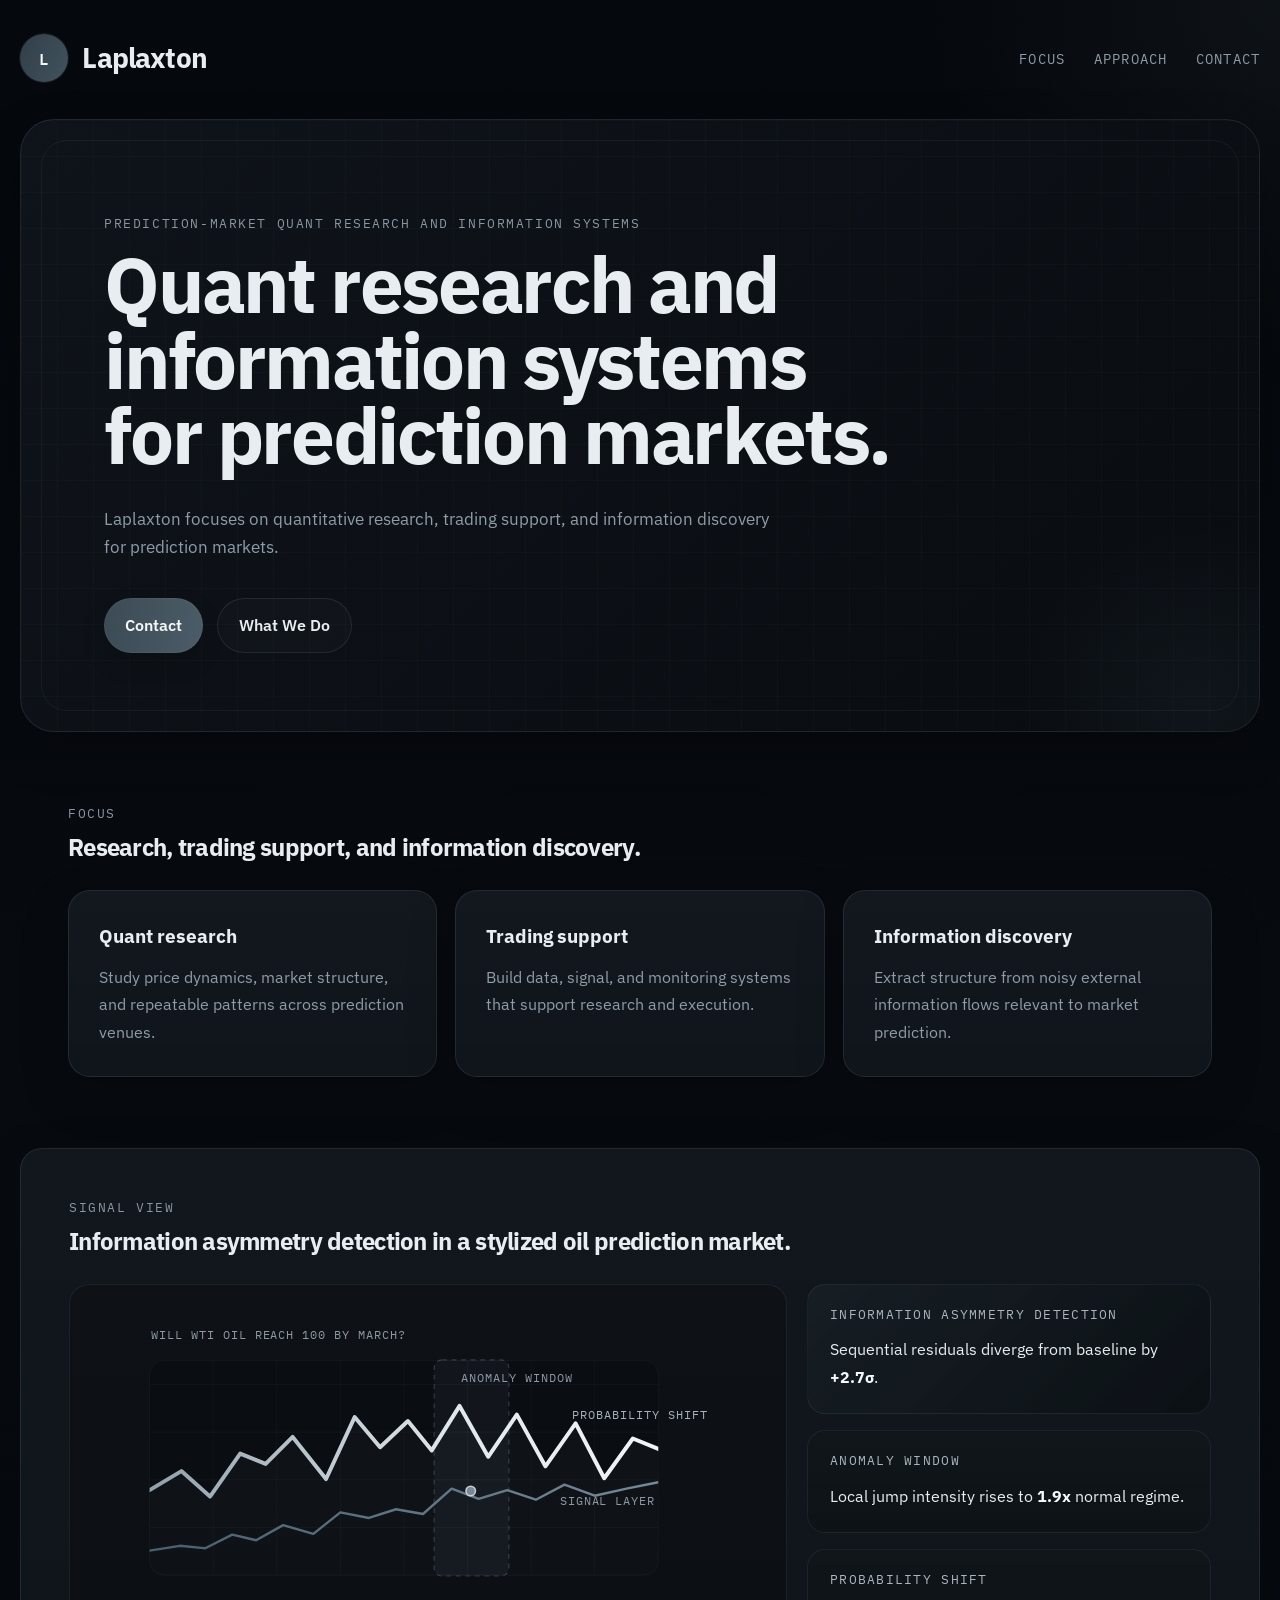
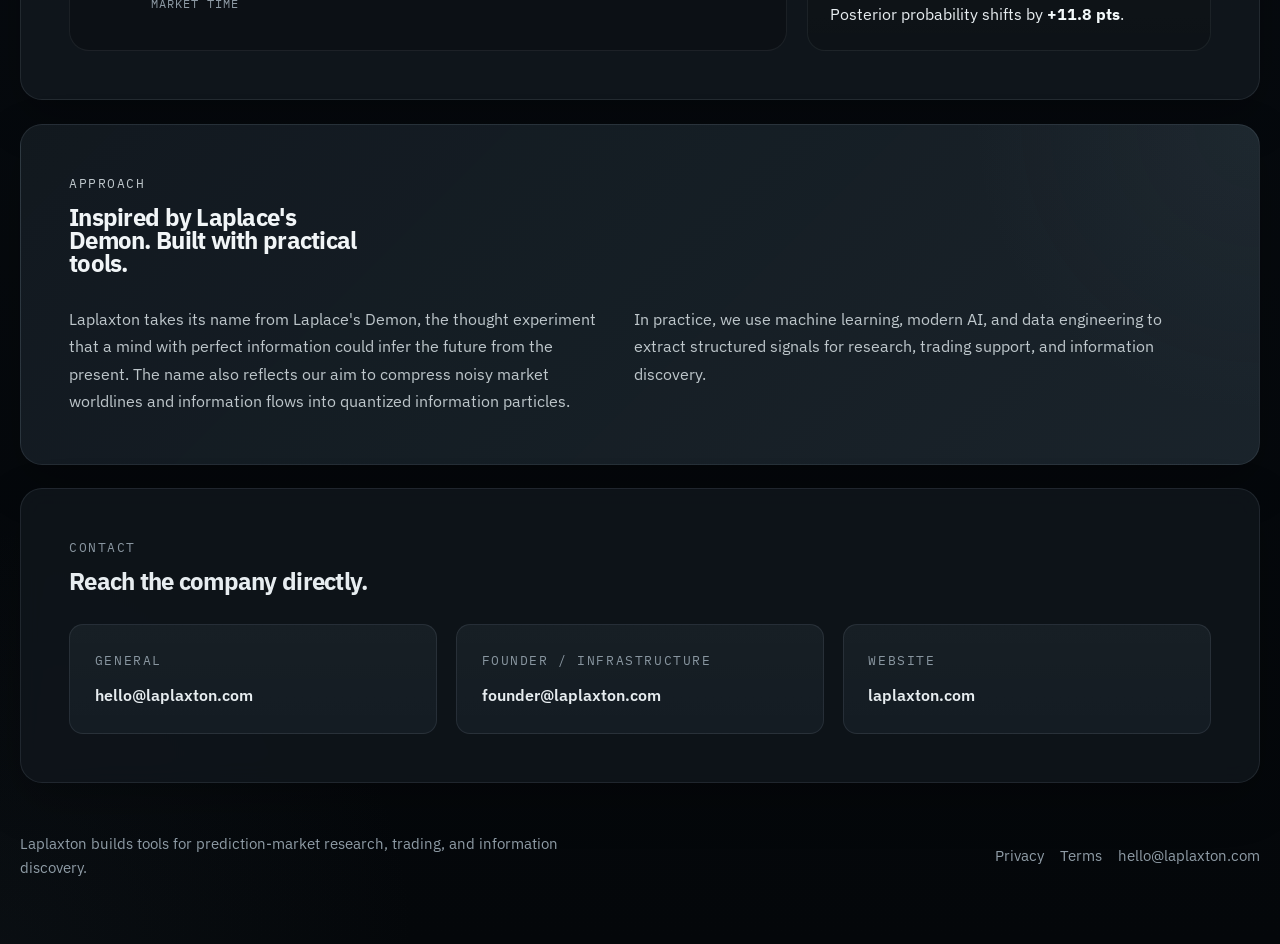
<file: index.html>
<!DOCTYPE html>
<html lang="en">
  <head>
    <meta charset="utf-8">
    <meta name="viewport" content="width=device-width, initial-scale=1">
    <title>Laplaxton | Prediction-Market Quant Research</title>
    <meta
      name="description"
      content="Laplaxton builds quant research and information systems for prediction markets."
    >
    <meta name="theme-color" content="#0f1720">
    <meta property="og:title" content="Laplaxton">
    <meta
      property="og:description"
      content="Quant research and information systems for prediction markets."
    >
    <meta property="og:type" content="website">
    <meta property="og:url" content="https://laplaxton.com/">
    <link rel="preconnect" href="https://fonts.googleapis.com">
    <link rel="preconnect" href="https://fonts.gstatic.com" crossorigin>
    <link
      href="https://fonts.googleapis.com/css2?family=IBM+Plex+Mono:wght@400;500&family=IBM+Plex+Sans:wght@400;500;600;700&display=swap"
      rel="stylesheet"
    >
    <link rel="icon" href="/assets/favicon.svg" type="image/svg+xml">
    <link rel="canonical" href="https://laplaxton.com/">
    <link rel="stylesheet" href="/styles.css">
  </head>
  <body>
    <div class="page-shell">
      <header class="site-header">
        <a class="brand" href="/" aria-label="Laplaxton home">
          <span class="brand-mark" aria-hidden="true">L</span>
          <span class="brand-name">Laplaxton</span>
        </a>
        <nav class="site-nav" aria-label="Primary navigation">
          <a href="#focus">Focus</a>
          <a href="#approach">Approach</a>
          <a href="#contact">Contact</a>
        </nav>
      </header>

      <main>
        <section class="hero">
          <div class="hero-copy">
            <p class="eyebrow">Prediction-market quant research and information systems</p>
            <h1>
              <span>Quant research and</span>
              <span>information systems</span>
              <span>for prediction markets.</span>
            </h1>
            <p class="lead">
              Laplaxton focuses on quantitative research, trading support, and information
              discovery for prediction markets.
            </p>
            <div class="hero-actions">
              <a class="button button-primary" href="mailto:hello@laplaxton.com">Contact</a>
              <a class="button button-secondary" href="#focus">What We Do</a>
            </div>
          </div>
        </section>

        <section class="section" id="focus">
          <div class="section-heading">
            <p class="eyebrow">Focus</p>
            <h2>Research, trading support, and information discovery.</h2>
          </div>
          <div class="card-grid">
            <article class="card">
              <h3>Quant research</h3>
              <p>
                Study price dynamics, market structure, and repeatable patterns across
                prediction venues.
              </p>
            </article>
            <article class="card">
              <h3>Trading support</h3>
              <p>
                Build data, signal, and monitoring systems that support research and
                execution.
              </p>
            </article>
            <article class="card">
              <h3>Information discovery</h3>
              <p>
                Extract structure from noisy external information flows relevant to market
                prediction.
              </p>
            </article>
          </div>
        </section>

        <section class="section signal-section" id="signal">
          <div class="section-heading">
            <p class="eyebrow">Signal View</p>
            <h2>Information asymmetry detection in a stylized oil prediction market.</h2>
          </div>
          <div class="signal-layout">
            <div class="signal-stage" aria-hidden="true">
              <svg class="signal-chart" viewBox="0 0 860 420" role="img">
                <defs>
                  <linearGradient id="priceGradient" x1="0%" y1="0%" x2="100%" y2="0%">
                    <stop offset="0%" stop-color="#90a0aa" />
                    <stop offset="60%" stop-color="#e1e8ec" />
                    <stop offset="100%" stop-color="#f2f5f7" />
                  </linearGradient>
                  <linearGradient id="signalGradient" x1="0%" y1="0%" x2="100%" y2="0%">
                    <stop offset="0%" stop-color="#4a5f6d" />
                    <stop offset="100%" stop-color="#748896" />
                  </linearGradient>
                  <clipPath id="plotClip">
                    <rect x="80" y="75" width="640" height="270" rx="18" />
                  </clipPath>
                </defs>

                <rect class="signal-plot-bg" x="80" y="75" width="640" height="270" rx="18" />

                <g class="signal-grid" clip-path="url(#plotClip)">
                  <line x1="80" y1="60" x2="80" y2="345" />
                  <line x1="80" y1="345" x2="720" y2="345" />
                  <line x1="160" y1="75" x2="160" y2="345" />
                  <line x1="240" y1="75" x2="240" y2="345" />
                  <line x1="320" y1="75" x2="320" y2="345" />
                  <line x1="400" y1="75" x2="400" y2="345" />
                  <line x1="480" y1="75" x2="480" y2="345" />
                  <line x1="560" y1="75" x2="560" y2="345" />
                  <line x1="640" y1="75" x2="640" y2="345" />
                  <line x1="720" y1="75" x2="720" y2="345" />
                  <line x1="80" y1="105" x2="720" y2="105" />
                  <line x1="80" y1="165" x2="720" y2="165" />
                  <line x1="80" y1="225" x2="720" y2="225" />
                  <line x1="80" y1="285" x2="720" y2="285" />
                </g>

                <rect class="signal-window" x="438" y="74" width="94" height="272" rx="10" />

                <text class="signal-axis-label" x="82" y="48">WILL WTI OIL REACH 100 BY MARCH?</text>
                <text class="signal-axis-label" x="82" y="386">MARKET TIME</text>

                <path
                  class="signal-area"
                  d="M80 238 L120 214 L156 246 L194 192 L226 205 L260 171 L302 224 L338 146 L370 184 L405 151 L435 188 L470 132 L506 196 L542 143 L578 208 L616 154 L652 223 L688 173 L720 186 L720 345 L80 345 Z"
                  clip-path="url(#plotClip)"
                />
                <path
                  class="price-line"
                  d="M80 238 L120 214 L156 246 L194 192 L226 205 L260 171 L302 224 L338 146 L370 184 L405 151 L435 188 L470 132 L506 196 L542 143 L578 208 L616 154 L652 223 L688 173 L720 186"
                  clip-path="url(#plotClip)"
                />

                <path
                  class="signal-layer-line"
                  d="M80 314 L118 308 L150 311 L184 294 L214 301 L248 282 L286 293 L320 266 L356 273 L390 262 L424 268 L460 236 L494 249 L530 238 L566 250 L602 231 L640 245 L680 236 L720 228"
                  clip-path="url(#plotClip)"
                />
                <circle class="signal-point" cx="484" cy="239" r="6" />

                <text class="signal-inline-label" x="472" y="102">anomaly window</text>
                <text class="signal-inline-label" x="596" y="257">signal layer</text>
                <text class="signal-inline-label signal-inline-label-soft" x="612" y="148">probability shift</text>
              </svg>
            </div>

            <div class="signal-notes">
              <article class="signal-note signal-note-primary">
                <p class="signal-note-label">Information asymmetry detection</p>
                <p class="signal-note-copy">
                  Sequential residuals diverge from baseline by <strong>+2.7σ</strong>.
                </p>
              </article>
              <article class="signal-note">
                <p class="signal-note-label">Anomaly window</p>
                <p class="signal-note-copy">
                  Local jump intensity rises to <strong>1.9x</strong> normal regime.
                </p>
              </article>
              <article class="signal-note">
                <p class="signal-note-label">Probability shift</p>
                <p class="signal-note-copy">
                  Posterior probability shifts by <strong>+11.8 pts</strong>.
                </p>
              </article>
            </div>
          </div>
        </section>

        <section class="section accent-panel" id="approach">
          <div class="section-heading">
            <p class="eyebrow">Approach</p>
            <h2>Inspired by Laplace's Demon. Built with practical tools.</h2>
          </div>
          <div class="two-column">
            <p>
              Laplaxton takes its name from Laplace's Demon, the thought experiment that a
              mind with perfect information could infer the future from the present. The
              name also reflects our aim to compress noisy market worldlines and
              information flows into quantized information particles.
            </p>
            <p>
              In practice, we use machine learning, modern AI, and data engineering to
              extract structured signals for research, trading support, and information
              discovery.
            </p>
          </div>
        </section>

        <section class="section contact-panel" id="contact">
          <div class="section-heading">
            <p class="eyebrow">Contact</p>
            <h2>Reach the company directly.</h2>
          </div>
          <div class="contact-grid">
            <div>
              <p class="contact-label">General</p>
              <a href="mailto:hello@laplaxton.com">hello@laplaxton.com</a>
            </div>
            <div>
              <p class="contact-label">Founder / infrastructure</p>
              <a href="mailto:founder@laplaxton.com">founder@laplaxton.com</a>
            </div>
            <div>
              <p class="contact-label">Website</p>
              <a href="https://laplaxton.com/">laplaxton.com</a>
            </div>
          </div>
        </section>
      </main>

      <footer class="site-footer">
        <p>Laplaxton builds tools for prediction-market research, trading, and information discovery.</p>
        <div class="footer-links">
          <a href="/privacy.html">Privacy</a>
          <a href="/terms.html">Terms</a>
          <a href="mailto:hello@laplaxton.com">hello@laplaxton.com</a>
        </div>
      </footer>
    </div>
  </body>
</html>
</file>
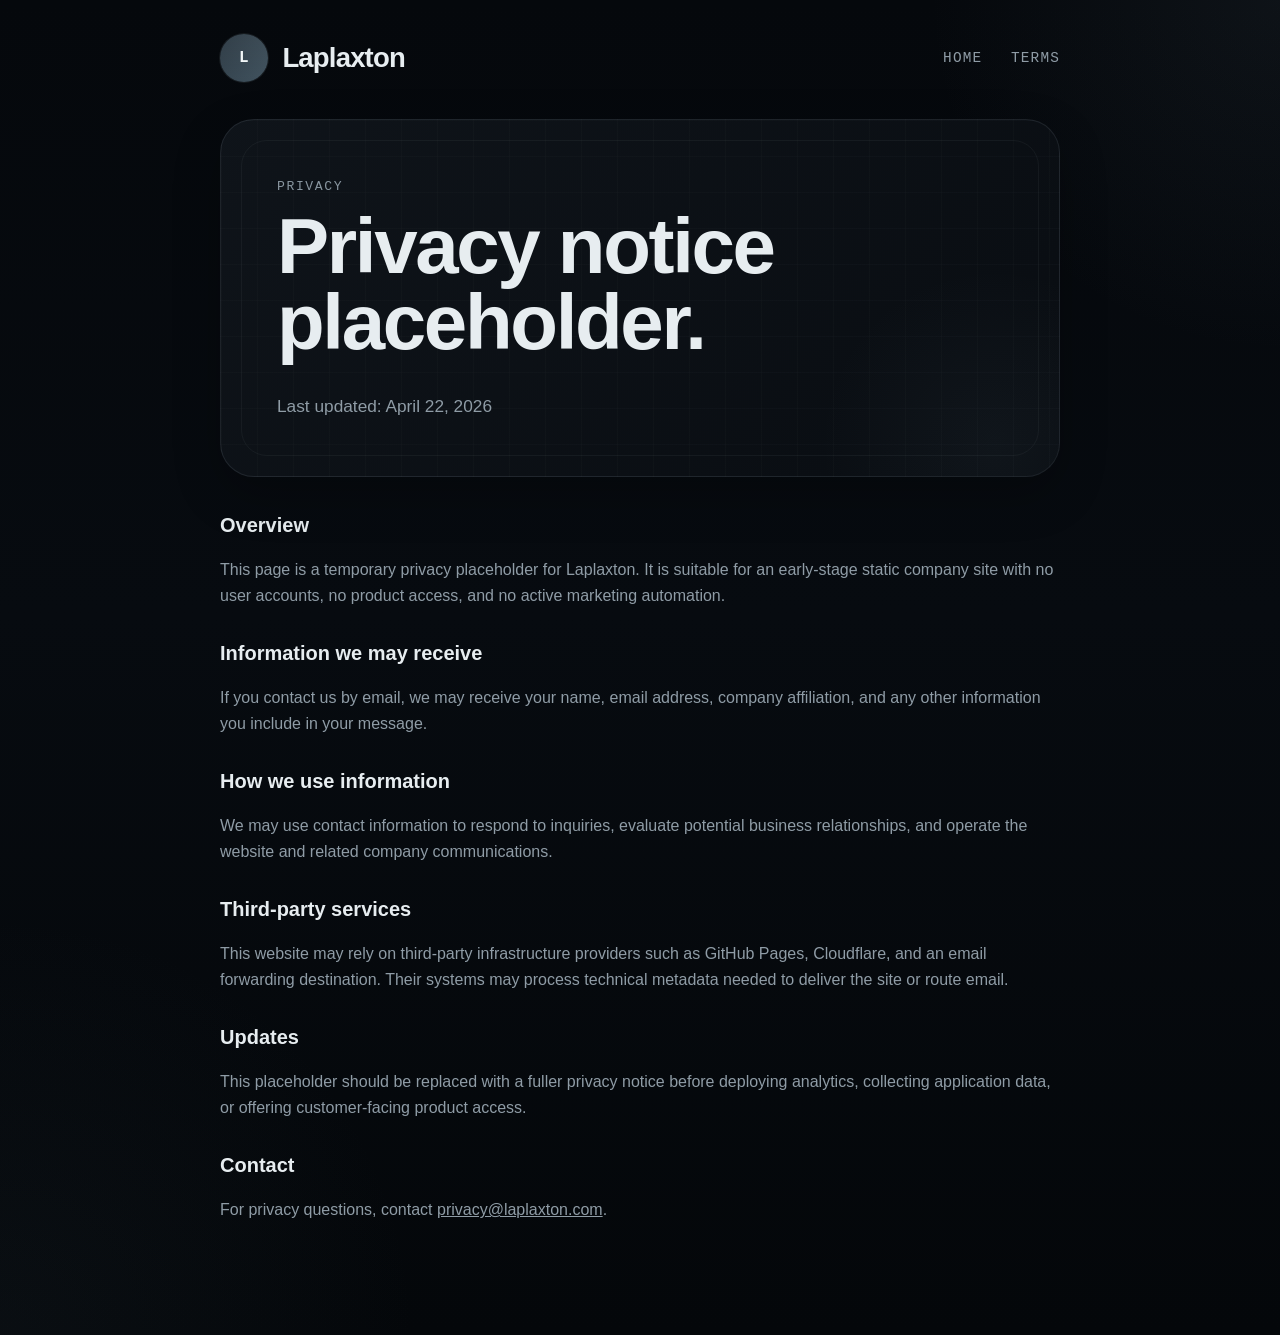
<file: privacy.html>
<!DOCTYPE html>
<html lang="en">
  <head>
    <meta charset="utf-8">
    <meta name="viewport" content="width=device-width, initial-scale=1">
    <title>Laplaxton | Privacy</title>
    <meta
      name="description"
      content="Privacy notice placeholder for Laplaxton."
    >
    <link rel="icon" href="/assets/favicon.svg" type="image/svg+xml">
    <link rel="stylesheet" href="/styles.css">
  </head>
  <body>
    <div class="page-shell legal-page">
      <header class="site-header">
        <a class="brand" href="/" aria-label="Laplaxton home">
          <span class="brand-mark" aria-hidden="true">L</span>
          <span class="brand-name">Laplaxton</span>
        </a>
        <nav class="site-nav" aria-label="Legal navigation">
          <a href="/">Home</a>
          <a href="/terms.html">Terms</a>
        </nav>
      </header>

      <main>
        <section class="hero">
          <p class="eyebrow">Privacy</p>
          <h1>Privacy notice placeholder.</h1>
          <p class="lead">Last updated: April 22, 2026</p>
        </section>

        <section class="legal-content">
          <section>
            <h2>Overview</h2>
            <p>
              This page is a temporary privacy placeholder for Laplaxton. It is suitable
              for an early-stage static company site with no user accounts, no product
              access, and no active marketing automation.
            </p>
          </section>

          <section>
            <h2>Information we may receive</h2>
            <p>
              If you contact us by email, we may receive your name, email address, company
              affiliation, and any other information you include in your message.
            </p>
          </section>

          <section>
            <h2>How we use information</h2>
            <p>
              We may use contact information to respond to inquiries, evaluate potential
              business relationships, and operate the website and related company
              communications.
            </p>
          </section>

          <section>
            <h2>Third-party services</h2>
            <p>
              This website may rely on third-party infrastructure providers such as GitHub
              Pages, Cloudflare, and an email forwarding destination. Their systems may
              process technical metadata needed to deliver the site or route email.
            </p>
          </section>

          <section>
            <h2>Updates</h2>
            <p>
              This placeholder should be replaced with a fuller privacy notice before
              deploying analytics, collecting application data, or offering customer-facing
              product access.
            </p>
          </section>

          <section>
            <h2>Contact</h2>
            <p>
              For privacy questions, contact
              <a href="mailto:privacy@laplaxton.com">privacy@laplaxton.com</a>.
            </p>
          </section>
        </section>
      </main>
    </div>
  </body>
</html>
</file>
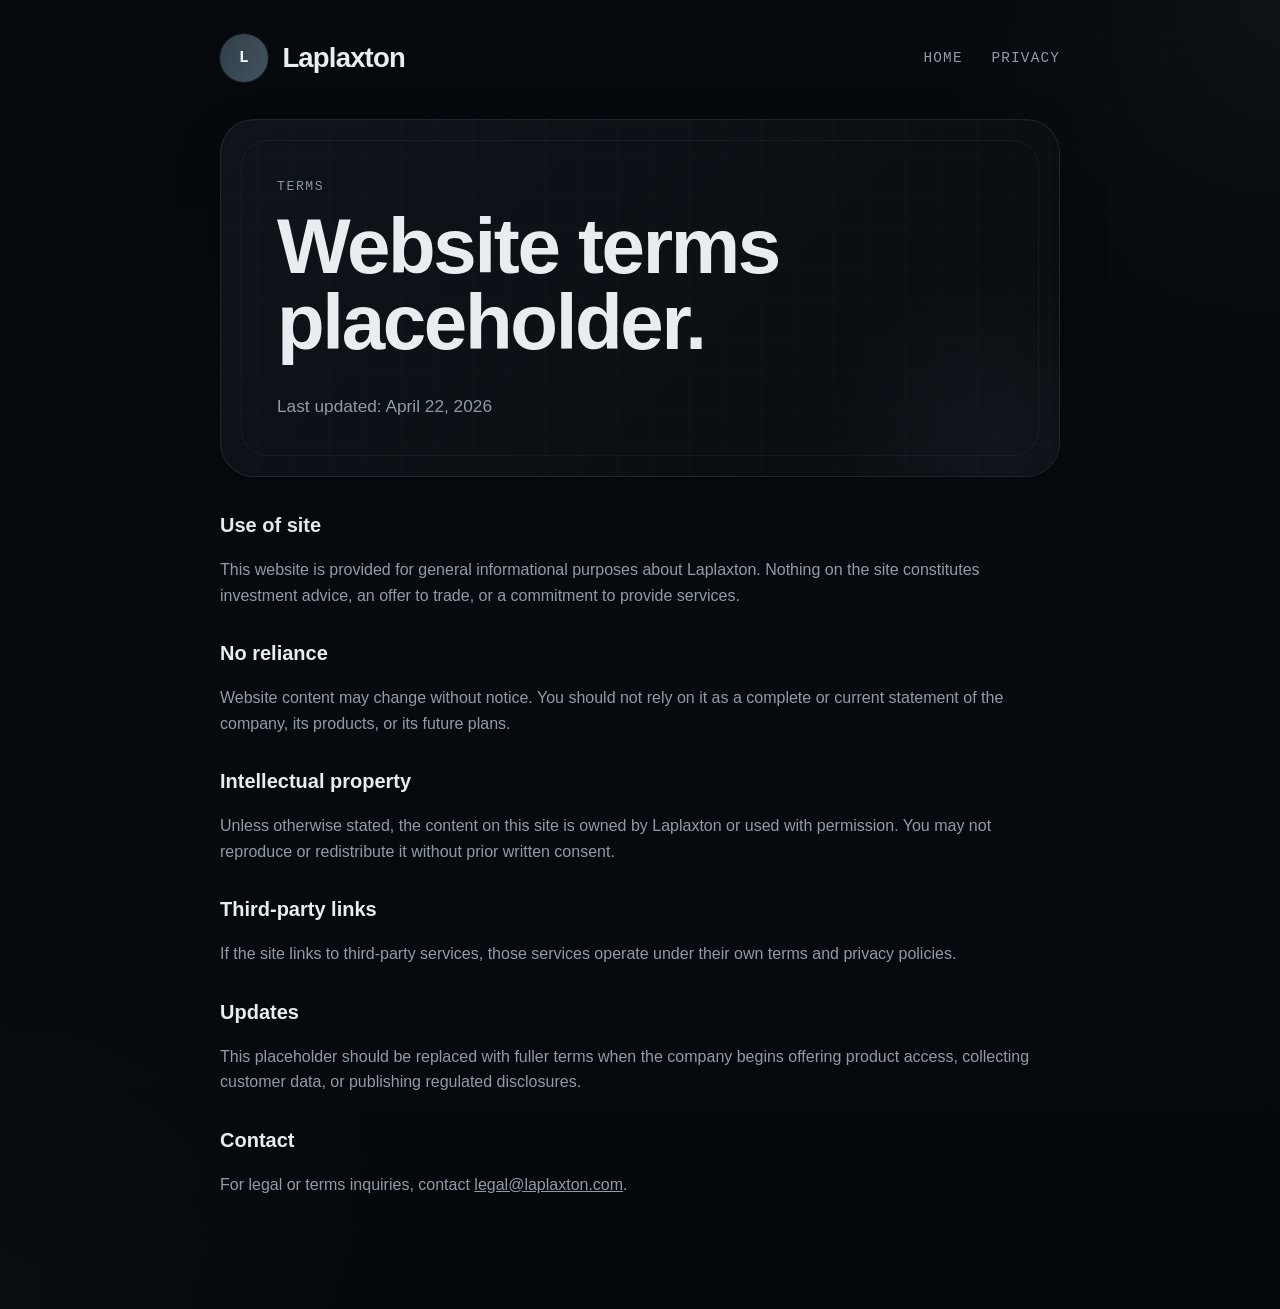
<file: terms.html>
<!DOCTYPE html>
<html lang="en">
  <head>
    <meta charset="utf-8">
    <meta name="viewport" content="width=device-width, initial-scale=1">
    <title>Laplaxton | Terms</title>
    <meta
      name="description"
      content="Terms placeholder for the Laplaxton website."
    >
    <link rel="icon" href="/assets/favicon.svg" type="image/svg+xml">
    <link rel="stylesheet" href="/styles.css">
  </head>
  <body>
    <div class="page-shell legal-page">
      <header class="site-header">
        <a class="brand" href="/" aria-label="Laplaxton home">
          <span class="brand-mark" aria-hidden="true">L</span>
          <span class="brand-name">Laplaxton</span>
        </a>
        <nav class="site-nav" aria-label="Legal navigation">
          <a href="/">Home</a>
          <a href="/privacy.html">Privacy</a>
        </nav>
      </header>

      <main>
        <section class="hero">
          <p class="eyebrow">Terms</p>
          <h1>Website terms placeholder.</h1>
          <p class="lead">Last updated: April 22, 2026</p>
        </section>

        <section class="legal-content">
          <section>
            <h2>Use of site</h2>
            <p>
              This website is provided for general informational purposes about Laplaxton.
              Nothing on the site constitutes investment advice, an offer to trade, or a
              commitment to provide services.
            </p>
          </section>

          <section>
            <h2>No reliance</h2>
            <p>
              Website content may change without notice. You should not rely on it as a
              complete or current statement of the company, its products, or its future
              plans.
            </p>
          </section>

          <section>
            <h2>Intellectual property</h2>
            <p>
              Unless otherwise stated, the content on this site is owned by Laplaxton or
              used with permission. You may not reproduce or redistribute it without prior
              written consent.
            </p>
          </section>

          <section>
            <h2>Third-party links</h2>
            <p>
              If the site links to third-party services, those services operate under their
              own terms and privacy policies.
            </p>
          </section>

          <section>
            <h2>Updates</h2>
            <p>
              This placeholder should be replaced with fuller terms when the company begins
              offering product access, collecting customer data, or publishing regulated
              disclosures.
            </p>
          </section>

          <section>
            <h2>Contact</h2>
            <p>
              For legal or terms inquiries, contact
              <a href="mailto:legal@laplaxton.com">legal@laplaxton.com</a>.
            </p>
          </section>
        </section>
      </main>
    </div>
  </body>
</html>
</file>
<file: styles.css>
:root {
  --bg: #070b10;
  --bg-strong: #0d1319;
  --surface: rgba(16, 22, 28, 0.84);
  --surface-strong: rgba(20, 27, 35, 0.94);
  --surface-soft: rgba(12, 17, 23, 0.74);
  --ink: #e7edf0;
  --ink-muted: #8f9ca6;
  --line: rgba(151, 163, 173, 0.14);
  --accent: #647784;
  --accent-strong: #33444f;
  --shadow: 0 18px 48px rgba(0, 0, 0, 0.24);
  --max-width: 1240px;
  --radius-lg: 34px;
  --radius-md: 22px;
  --radius-sm: 14px;
}

* {
  box-sizing: border-box;
}

html {
  scroll-behavior: smooth;
}

body {
  margin: 0;
  min-height: 100vh;
  color: var(--ink);
  background:
    radial-gradient(circle at top right, rgba(92, 112, 126, 0.1), transparent 22rem),
    radial-gradient(circle at bottom left, rgba(52, 68, 79, 0.12), transparent 26rem),
    linear-gradient(180deg, #05080c 0%, var(--bg) 46%, #04070a 100%);
  font-family: "IBM Plex Sans", "Segoe UI", sans-serif;
  line-height: 1.6;
}

a {
  color: inherit;
}

.page-shell {
  width: min(calc(100% - 2.5rem), var(--max-width));
  margin: 0 auto;
  padding: 1.75rem 0 4rem;
}

.site-header,
.site-footer,
.hero,
.section {
  animation: rise 620ms ease both;
}

.site-header {
  display: flex;
  justify-content: space-between;
  align-items: center;
  gap: 1rem;
  padding: 0.4rem 0 1.5rem;
}

.brand {
  display: inline-flex;
  align-items: center;
  gap: 0.9rem;
  text-decoration: none;
  font-weight: 600;
  letter-spacing: 0.01em;
}

.brand-mark {
  display: inline-grid;
  place-items: center;
  width: 3rem;
  height: 3rem;
  border-radius: 999px;
  color: #f3f7f8;
  background:
    linear-gradient(180deg, rgba(255, 255, 255, 0.035), rgba(255, 255, 255, 0)),
    linear-gradient(135deg, #2b3842, #41535f);
  box-shadow: 0 0 0 1px rgba(151, 163, 173, 0.12);
  font-family: "IBM Plex Mono", monospace;
}

.brand-name {
  font-size: 1.72rem;
  font-weight: 700;
  letter-spacing: -0.03em;
}

.site-nav {
  display: flex;
  flex-wrap: wrap;
  gap: 1.8rem;
  color: var(--ink-muted);
  font-family: "IBM Plex Mono", monospace;
  font-size: 0.9rem;
  letter-spacing: 0.08em;
  text-transform: uppercase;
}

.site-nav a {
  text-decoration: none;
}

.site-nav a:hover,
.site-nav a:focus-visible,
.footer-links a:hover,
.footer-links a:focus-visible,
.contact-grid a:hover,
.contact-grid a:focus-visible {
  color: var(--ink);
}

.hero {
  position: relative;
  overflow: hidden;
  margin-top: 0.8rem;
  padding: 5.8rem 5.2rem 4.9rem;
  border: 1px solid var(--line);
  border-radius: var(--radius-lg);
  background:
    linear-gradient(90deg, rgba(151, 163, 173, 0.028) 1px, transparent 1px),
    linear-gradient(rgba(151, 163, 173, 0.022) 1px, transparent 1px),
    linear-gradient(135deg, rgba(15, 20, 26, 0.985), rgba(9, 13, 18, 0.98));
  background-size: 36px 36px, 36px 36px, auto;
  box-shadow: var(--shadow);
}

.hero::after {
  content: "";
  position: absolute;
  inset: auto -7rem -9rem auto;
  width: 22rem;
  height: 22rem;
  border-radius: 50%;
  background: radial-gradient(circle, rgba(95, 118, 132, 0.08), transparent 70%);
}

.hero::before {
  content: "";
  position: absolute;
  inset: 1.25rem;
  border: 1px solid rgba(151, 163, 173, 0.07);
  border-radius: calc(var(--radius-lg) - 8px);
  pointer-events: none;
}

.hero-copy {
  position: relative;
  z-index: 1;
  max-width: 980px;
}

.eyebrow,
.stat-label,
.contact-label {
  margin: 0 0 0.75rem;
  color: #8996a0;
  font-family: "IBM Plex Mono", monospace;
  font-size: 0.82rem;
  letter-spacing: 0.12em;
  text-transform: uppercase;
}

.hero h1,
.section h2 {
  margin: 0;
  line-height: 0.97;
  letter-spacing: -0.03em;
}

.hero h1 {
  max-width: none;
  font-size: clamp(3.55rem, 6.1vw, 5.95rem);
}

.hero h1 span {
  display: block;
}

.lead {
  max-width: 42rem;
  margin: 2rem 0 0;
  color: var(--ink-muted);
  font-size: 1.08rem;
}

.hero-actions {
  display: flex;
  flex-wrap: wrap;
  gap: 0.9rem;
  margin-top: 2.35rem;
}

.button {
  display: inline-flex;
  align-items: center;
  justify-content: center;
  min-height: 3.3rem;
  padding: 0.85rem 1.3rem;
  border-radius: 999px;
  text-decoration: none;
  font-weight: 600;
}

.button-primary {
  color: #f5f7f7;
  background:
    linear-gradient(180deg, rgba(255, 255, 255, 0.045), rgba(255, 255, 255, 0)),
    linear-gradient(135deg, #34434d, #4b5d69);
  box-shadow:
    inset 0 0 0 1px rgba(255, 255, 255, 0.035),
    0 10px 24px rgba(0, 0, 0, 0.16);
}

.button-secondary {
  border: 1px solid var(--line);
  background: rgba(255, 255, 255, 0.02);
  color: var(--ink);
}

.signal-section {
  border: 1px solid var(--line);
  border-radius: var(--radius-md);
  background:
    linear-gradient(180deg, rgba(255, 255, 255, 0.015), rgba(255, 255, 255, 0.006)),
    var(--surface);
  box-shadow: var(--shadow);
}

.signal-layout {
  display: grid;
  grid-template-columns: minmax(0, 1.28fr) minmax(280px, 0.72fr);
  gap: 1.3rem;
  align-items: stretch;
}

.signal-stage,
.signal-notes {
  min-width: 0;
}

.signal-stage {
  padding: 1rem;
  border: 1px solid rgba(151, 163, 173, 0.11);
  border-radius: 20px;
  background:
    linear-gradient(180deg, rgba(255, 255, 255, 0.015), rgba(255, 255, 255, 0.006)),
    rgba(10, 14, 18, 0.78);
}

.signal-chart {
  display: block;
  width: 100%;
  height: auto;
}

.signal-grid line {
  stroke: rgba(151, 163, 173, 0.07);
  stroke-width: 1;
}

.signal-plot-bg {
  fill: rgba(8, 12, 16, 0.64);
  stroke: rgba(151, 163, 173, 0.08);
  stroke-width: 1;
}

.signal-window {
  fill: rgba(118, 132, 144, 0.08);
  stroke: rgba(118, 132, 144, 0.34);
  stroke-width: 1.5;
  stroke-dasharray: 6 6;
}

.signal-axis-label,
.signal-inline-label {
  fill: #8d99a3;
  font-family: "IBM Plex Mono", monospace;
  font-size: 15px;
  letter-spacing: 0.08em;
  text-transform: uppercase;
}

.signal-inline-label-soft {
  fill: #a7b2ba;
}

.signal-area {
  fill: rgba(118, 132, 144, 0.045);
}

.price-line {
  fill: none;
  stroke: url(#priceGradient);
  stroke-width: 5;
  stroke-linecap: round;
  stroke-linejoin: round;
}

.signal-layer-line {
  fill: none;
  stroke: url(#signalGradient);
  stroke-width: 3;
  stroke-linecap: round;
  stroke-linejoin: round;
}

.signal-point {
  fill: #788894;
  stroke: rgba(233, 238, 241, 0.78);
  stroke-width: 2;
}

.signal-notes {
  display: grid;
  gap: 1rem;
}

.signal-note {
  padding: 1.25rem 1.35rem;
  border: 1px solid rgba(151, 163, 173, 0.1);
  border-radius: 18px;
  background:
    linear-gradient(180deg, rgba(255, 255, 255, 0.018), rgba(255, 255, 255, 0.008)),
    rgba(11, 16, 21, 0.76);
}

.signal-note-primary {
  background:
    linear-gradient(135deg, rgba(84, 100, 112, 0.16), rgba(11, 16, 21, 0.76)),
    rgba(11, 16, 21, 0.76);
}

.signal-note-label {
  margin: 0;
  color: #aab5bd;
  font-family: "IBM Plex Mono", monospace;
  font-size: 0.8rem;
  letter-spacing: 0.1em;
  text-transform: uppercase;
}

.signal-note-copy {
  margin: 0.7rem 0 0;
  color: var(--ink);
  line-height: 1.72;
}

.signal-note-copy strong {
  color: #f4fafb;
}

.card,
.accent-panel,
.contact-panel {
  border: 1px solid var(--line);
  border-radius: var(--radius-md);
  background: var(--surface);
  backdrop-filter: blur(12px);
  box-shadow: var(--shadow);
}

.section {
  margin-top: 1.45rem;
  padding: 3rem;
}

.section-heading {
  max-width: none;
}

.section-heading + * {
  margin-top: 1.9rem;
}

.card-grid {
  display: grid;
  grid-template-columns: repeat(3, minmax(0, 1fr));
  gap: 1.15rem;
}

.card {
  padding: 1.85rem;
  background: linear-gradient(180deg, rgba(255, 255, 255, 0.02), rgba(255, 255, 255, 0.008)), var(--surface);
}

.card h3 {
  margin: 0 0 0.8rem;
  font-size: 1.18rem;
}

.card p,
.two-column p {
  margin: 0;
  color: var(--ink-muted);
  line-height: 1.72;
}

.accent-panel {
  background:
    radial-gradient(circle at top right, rgba(97, 116, 129, 0.08), transparent 18rem),
    linear-gradient(135deg, rgba(18, 25, 31, 0.98), rgba(26, 36, 44, 0.95)),
    var(--surface);
  color: #f1f5f7;
}

.accent-panel .eyebrow,
.accent-panel p {
  color: rgba(233, 241, 245, 0.8);
}

.accent-panel h2 {
  max-width: 22ch;
}

.two-column {
  display: grid;
  grid-template-columns: minmax(0, 1.1fr) minmax(0, 1.2fr);
  gap: 2.25rem;
}

.contact-grid {
  display: grid;
  grid-template-columns: repeat(3, minmax(0, 1fr));
  gap: 1.15rem;
}

.contact-grid > div {
  padding: 1.55rem;
  border: 1px solid var(--line);
  border-radius: var(--radius-sm);
  background: linear-gradient(180deg, rgba(255, 255, 255, 0.02), rgba(255, 255, 255, 0.008)), var(--surface-strong);
}

.contact-grid a {
  font-weight: 600;
  text-decoration: none;
  overflow-wrap: anywhere;
}

.site-footer {
  display: flex;
  justify-content: space-between;
  align-items: center;
  gap: 1rem;
  margin-top: 1.6rem;
  padding: 1.4rem 0 0;
  color: var(--ink-muted);
  font-size: 0.96rem;
}

.site-footer p {
  margin: 0;
  max-width: 38rem;
}

.footer-links {
  display: flex;
  flex-wrap: wrap;
  gap: 1rem;
}

.footer-links a {
  text-decoration: none;
}

.legal-page {
  max-width: 840px;
}

.legal-page .hero {
  padding: 3.5rem;
}

.legal-content {
  padding: 2rem 0;
}

.legal-content section + section {
  margin-top: 1.8rem;
}

.legal-content h2 {
  margin: 0 0 0.6rem;
  font-size: 1.25rem;
}

.legal-content p,
.legal-content li {
  color: var(--ink-muted);
}

.legal-content ul {
  padding-left: 1.25rem;
}

@keyframes rise {
  from {
    opacity: 0;
    transform: translateY(18px);
  }

  to {
    opacity: 1;
    transform: translateY(0);
  }
}

@media (max-width: 860px) {
  .page-shell {
    width: min(calc(100% - 1.2rem), var(--max-width));
  }

  .signal-layout,
  .two-column,
  .card-grid,
  .contact-grid {
    grid-template-columns: 1fr;
  }

  .site-header,
  .site-footer {
    flex-direction: column;
    align-items: flex-start;
  }

  .hero {
    padding: 3.1rem 1.35rem;
  }

  .hero h1 {
    max-width: 100%;
    font-size: clamp(2.8rem, 14vw, 4.35rem);
  }

  .section {
    padding: 1.65rem;
  }

  .brand-name {
    font-size: 1.42rem;
  }
}
</file>
